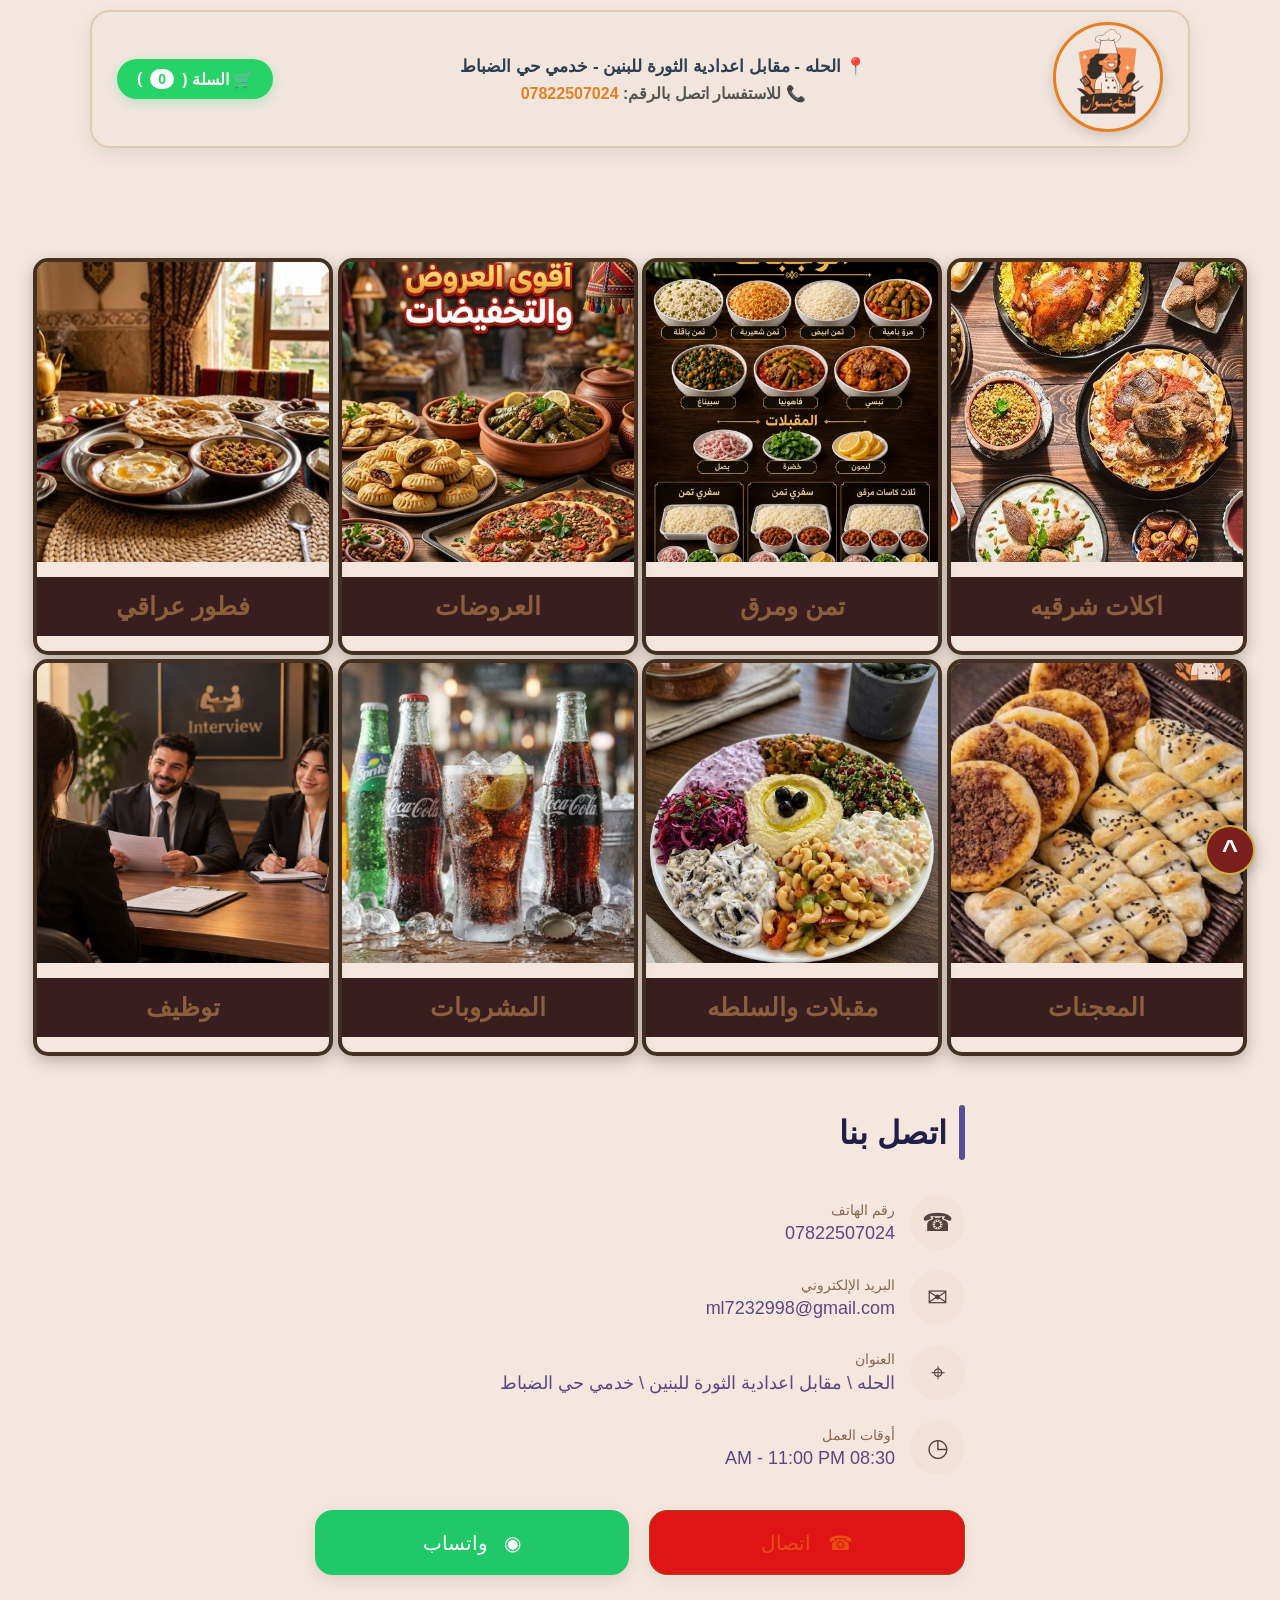
<file: index.html>
<!DOCTYPE html>
<html lang="ar" dir="rtl">
<head>
    <meta charset="UTF-8">
    <meta name="viewport" content="width=device-width, initial-scale=1.0">
    <title>طبخ نسوان</title>
    <link rel="stylesheet" href="style.css">
</head>
<body class="home" id="top">

    <!-- الهيدر الثابت المنسق (ترتيب: يمين - وسط - يسار) -->
    <header class="main-header" id="mainHeader">
        <!-- 1. الشعار على اليمين -->
        <a href="index.html" class="header-logo">
            <img src="photo 1.jop.png" alt="طبخ نسوان">
        </a>

        <!-- 2. تفاصيل العنوان والرقم في الوسط -->
        <div class="header-info">
            <p class="address-text">📍 الحله - مقابل اعدادية الثورة للبنين - خدمي حي الضباط</p>
            <p class="phone-text">📞 للاستفسار اتصل بالرقم: <a href="tel:07822507024">07822507024</a></p>
        </div>

        <!-- 3. زر السلة على اليسار -->
        <a href="cart.html" class="header-cart-btn">
            🛒 السلة (<span class="cart-count-badge">0</span>)
        </a>
    </header>

    <!-- كروت أقسام المنيو -->
    <a href="eat .html" class="card">
        <img src="photo 2.iop.jpg" alt="اكلات شرقيه">
        <h2>اكلات شرقيه</h2>
    </a>
    <a href="ric.html" class="card">
        <img src="photo36.jpg">
        <h2>تمن ومرق </h2>
    </a>
    <a href="offers.html" class="card">
        <img src="photo4.jpg" alt="العروضات">
        <h2>العروضات</h2>
    </a>
    <a href="breakfast.html" class="card">
        <img src="photo5.jpg" alt="فطور عراقي">
        <h2>فطور عراقي</h2>
    </a>
    <a href="grilled dishes.html" class="card">
        <img src="photo15.jpg" alt="المعجنات">
        <h2>المعجنات</h2>
    </a>
    <a href="hht.html" class="card">
        <img src="photo7.jpg" alt="مقبلات والسلطه">
        <h2>مقبلات والسلطه</h2>
    </a>
    <a href="drink.html" class="card">
        <img src="photo 8.jpg" alt="المشروبات">
        <h2>المشروبات</h2>
    </a> 
    <a href="from.html" class="card">
        <img src="photo52.jpg" alt="توظيف">
        <h2>توظيف</h2>
    </a>

    <!-- قسم اتصل بنا -->
    <section class="my-contact" dir="rtl">
        <div class="my-contact-title">
            <span></span>
            <h2>اتصل بنا</h2>
        </div>

        <div class="my-contact-item">
            <div class="my-contact-icon">☎</div>
            <div>
                <small>رقم الهاتف</small>
                <p>07822507024</p>
            </div>
        </div>

        <div class="my-contact-item">
            <div class="my-contact-icon">✉</div>
            <div>
                <small>البريد الإلكتروني</small>
                <p>ml7232998@gmail.com</p>
            </div>
        </div>

        <div class="my-contact-item">
            <div class="my-contact-icon">⌖</div>
            <div>
                <small>العنوان</small>
                <p>الحله \ مقابل اعدادية الثورة للبنين \ خدمي حي الضباط</p>     
            </div>
        </div>

        <div class="my-contact-item">
            <div class="my-contact-icon">◷</div>
            <div>
                <small>أوقات العمل</small>
                <p>08:30 AM - 11:00 PM</p>
            </div>
        </div>

        <div class="my-contact-buttons">
            <a href="tel:07822507024" class="my-call">
                ☎ &nbsp; اتصال
            </a>

            <a href="https://wa.me/07822507024" target="_blank" class="my-whatsapp">
                ◉ &nbsp; واتساب
            </a>
        </div>
    </section>

    <!-- زر العودة للقمة -->
    <a href="#top" class="top-btn" title="العودة الى الاعلى">^</a>

    <!-- أكواد الجافاسكربت -->
    <script>
        const CART_KEY = "women_cooking_cart";

        function getCart() {
            return JSON.parse(localStorage.getItem(CART_KEY)) || [];
        }

        function saveCart(cart) {
            localStorage.setItem(CART_KEY, JSON.stringify(cart));
            updateCartBadge();
        }

        function addToCart(name, price) {
            let cart = getCart();
            let existing = cart.find(item => item.name === name);

            if (existing) {
                existing.quantity += 1;
            } else {
                cart.push({ name: name, price: Number(price), quantity: 1 });
            }
 saveCart(cart);
            alert(`تمت إضافة "${name}" إلى السلة 🛒`);
           
        }

        function updateCartBadge() {
            let cart = getCart();
            let total = cart.reduce((sum, item) => sum + item.quantity, 0);
            let badges = document.querySelectorAll(".cart-count-badge");
            badges.forEach(badge => badge.innerText = total);
        }

        // انكماش الهيدر عند السكرول
        window.addEventListener("scroll", function () {
            const header = document.getElementById("mainHeader");
            if (header) {
                if (window.scrollY > 50) {
                    header.classList.add("scrolled");
                } else {
                    header.classList.remove("scrolled");
                }
            }
        });

        document.addEventListener("DOMContentLoaded", updateCartBadge);
    </script>

<script>
    function updateHeaderOnScroll() {
        const header = document.querySelector('.main-header');
        if (!header) return;

        // يعمل فقط في شاشات الموبايل (768px أو أقل)
        if (window.innerWidth <= 768) {
            // فحص التمرير بجميع أنواع المتصفحات
            const currentScroll = window.scrollY || document.documentElement.scrollTop;
            
            if (currentScroll > 30) {
                header.classList.add('scrolled');
            } else {
                header.classList.remove('scrolled');
            }
        } else {
            header.classList.remove('scrolled');
        }
    }

    window.addEventListener('scroll', updateHeaderOnScroll);
    window.addEventListener('resize', updateHeaderOnScroll);
</script>
</body>
</html>
</file>
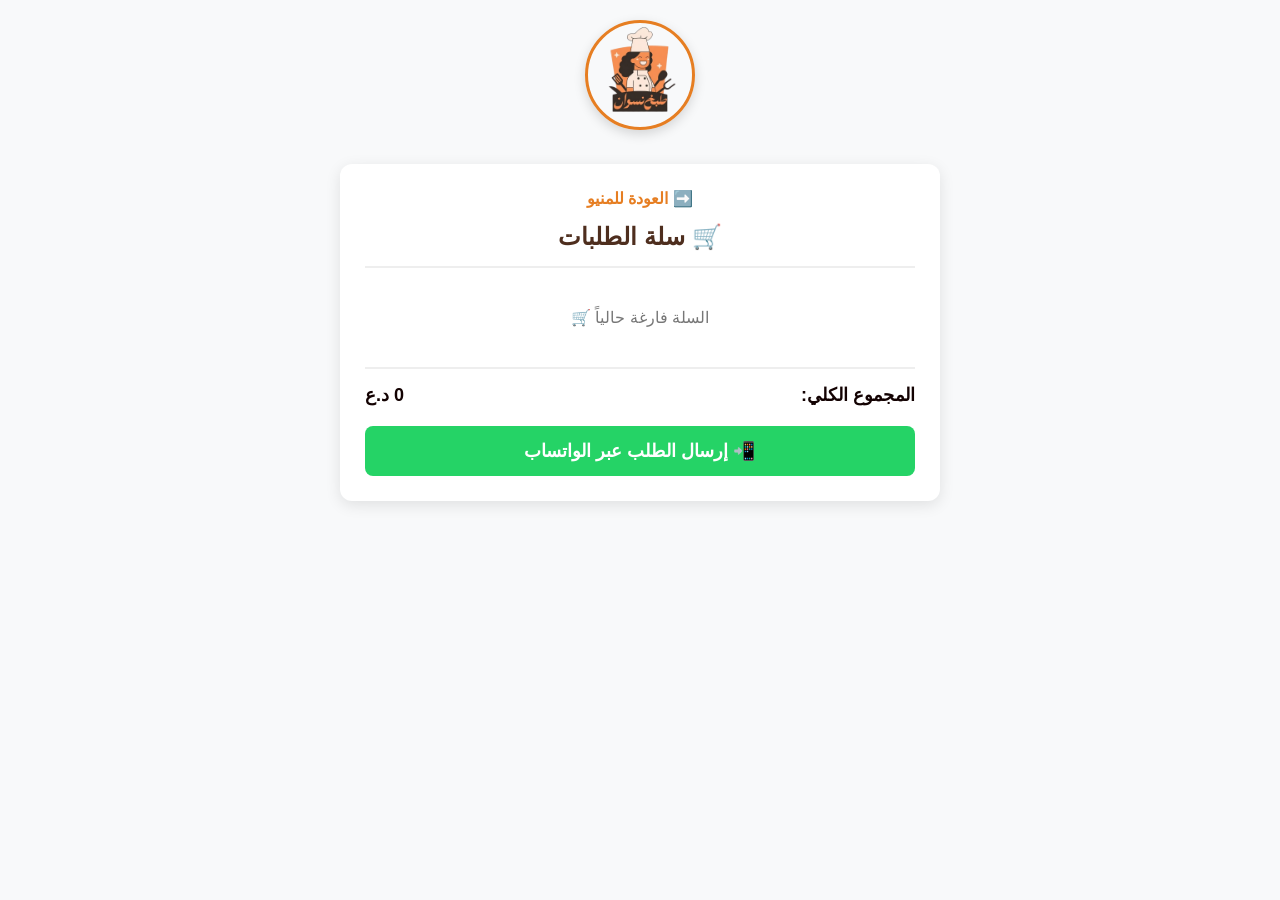
<file: cart.html>
<!DOCTYPE html>
<html lang="ar" dir="rtl">
<head>
    <meta charset="UTF-8">
    <meta name="viewport" content="width=device-width, initial-scale=1.0">
    <title>سلة الطلبات - مطعم طبخ نسوان</title>
    <link rel="stylesheet" href="style.css">
    <style>
        body {
            font-family: inherit;
            background-color: #f8f9fa;
            margin: 0;
            padding: 20px;
        }
        .cart-box {
            max-width: 600px;
            margin: 30px auto;
            background: #ffffff;
            padding: 25px;
            border-radius: 12px;
            box-shadow: 0 4px 15px rgba(0,0,0,0.1);
        }
        .cart-header {
            text-align: center;
            border-bottom: 2px solid #eee;
            padding-bottom: 15px;
            margin-bottom: 20px;
        }
        .cart-item {
            display: flex;
            justify-content: space-between;
            align-items: center;
            padding: 12px;
            margin-bottom: 10px;
            background: #fff;
            border: 1px solid #e0e0e0;
            border-radius: 8px;
        }
        .item-info strong {
            font-size: 17px;
            color: #333;
        }
        .item-info small {
            color: #666;
            display: block;
            margin-top: 4px;
        }
        .item-controls {
            display: flex;
            align-items: center;
            gap: 8px;
        }
        .btn-qty {
            background: #e67e22;
            color: white;
            border: none;
            width: 28px;
            height: 28px;
            border-radius: 5px;
            cursor: pointer;
            font-weight: bold;
            font-size: 16px;
        }
        .btn-remove {
            background: none;
            border: none;
            color: #d9534f;
            font-weight: bold;
            cursor: pointer;
            margin-right: 10px;
            font-size: 14px;
        }
        .total-box {
            display: flex;
            justify-content: space-between;
            font-size: 18px;
            font-weight: bold;
            margin-top: 20px;
            padding-top: 15px;
            border-top: 2px solid #eee;
        }
        .btn-whatsapp {
            display: block;
            width: 100%;
            background-color: #25d366;
            color: white;
            text-align: center;
            padding: 14px;
            border: none;
            border-radius: 8px;
            font-size: 18px;
            font-weight: bold;
            cursor: pointer;
            margin-top: 20px;
            text-decoration: none;
        }
        .btn-back {
            display: inline-block;
            margin-bottom: 15px;
            color: #e67e22;
            text-decoration: none;
            font-weight: bold;
        }
    </style>
</head>
<body>
  <header class="mini-header">
        <a href="index.html" class="header-logo">
            <img src="photo 1.jop.png" alt="logo">
        </a>
       
    </header>


    <div class="cart-box">
        <a href="index.html" class="btn-back">➡️ العودة للمنيو</a>
        <div class="cart-header">
            <h2>🛒 سلة الطلبات</h2>
        </div>

        <!-- هنا ينزل محتوى الأكلات المضافة -->
        <div id="cart-items-container"></div>

        <!-- المجموع الكلي -->
        <div class="total-box">
            <span>المجموع الكلي:</span>
            <span id="cart-total-price">0 د.ع</span>
        </div>

        <!-- زر الواتساب -->
        <button onclick="sendOrderToWhatsApp()" class="btn-whatsapp">
            📲 إرسال الطلب عبر الواتساب
        </button>
    </div>

    <!-- كود التشغيل المباشر لضمان القراءة بدون أخطاء مسارات -->
    <script>
        const CART_KEY = "women_cooking_cart";

        function getCart() {
            return JSON.parse(localStorage.getItem(CART_KEY)) || [];
        }

        function saveCart(cart) {
            localStorage.setItem(CART_KEY, JSON.stringify(cart));
            renderCartPage();
        }

        function updateQuantity(index, change) {
            let cart = getCart();
            cart[index].quantity += change;

            if (cart[index].quantity <= 0) {
                cart.splice(index, 1);
            }

            saveCart(cart);
        }

        function removeItem(index) {
            let cart = getCart();
            cart.splice(index, 1);
            saveCart(cart);
        }

        function renderCartPage() {
            let container = document.getElementById("cart-items-container");
            let totalEl = document.getElementById("cart-total-price");
            if (!container) return;

            let cart = getCart();
            container.innerHTML = "";

            if (cart.length === 0) {
                container.innerHTML = "<p style='text-align:center; padding:20px; color:#777;'>السلة فارغة حالياً 🛒</p>";
                if (totalEl) totalEl.innerText = "0 د.ع";
                return;
            }

            let totalPrice = 0;
            cart.forEach((item, index) => {
                let itemTotal = item.price * item.quantity;
                totalPrice += itemTotal;

                container.innerHTML += `
                    <div class="cart-item">
                        <div class="item-info">
                            <strong>${item.name}</strong>
                            <small>السعر المفرد: ${item.price.toLocaleString()} د.ع</small>
                        </div>
                        <div class="item-controls">
                            <button class="btn-qty" onclick="updateQuantity(${index}, -1)">-</button>
                            <span style="font-weight:bold; min-width:20px; text-align:center;">${item.quantity}</span>
                            <button class="btn-qty" onclick="updateQuantity(${index}, 1)">+</button>
                            <button class="btn-remove" onclick="removeItem(${index})">حذف</button>
                        </div>
                    </div>
                `;
            });

            if (totalEl) totalEl.innerText = `${totalPrice.toLocaleString()} د.ع`;
        }

        function sendOrderToWhatsApp() {
            let cart = getCart();
            if (cart.length === 0) {
                alert("السلة فارغة، يرجى اختيار الأكلات أولاً!");
                return;
            }

            let phone = "9647822507024";
            let message = " *طلب جديد اللى مطعم طبخ نسوان:*\n";
            message += "-----------------------------------\n";

            let totalPrice = 0;
            cart.forEach(item => {
                let itemTotal = item.price * item.quantity;
                totalPrice += itemTotal;
                message += `• ${item.name} | العدد: ${item.quantity} | السعر: ${itemTotal.toLocaleString()} د.ع\n`;
            });

            message += "-----------------------------------\n";
            message += `💰 *المجموع الكلي:* ${totalPrice.toLocaleString()} د.ع`;

            let url = `https://wa.me/${phone}?text=${encodeURIComponent(message)}`;
            window.open(url, "_blank");
        }

        // تشغيل العرض فور فتح الصفحة
        document.addEventListener("DOMContentLoaded", renderCartPage);
    </script>
</body>
</html>
</file>
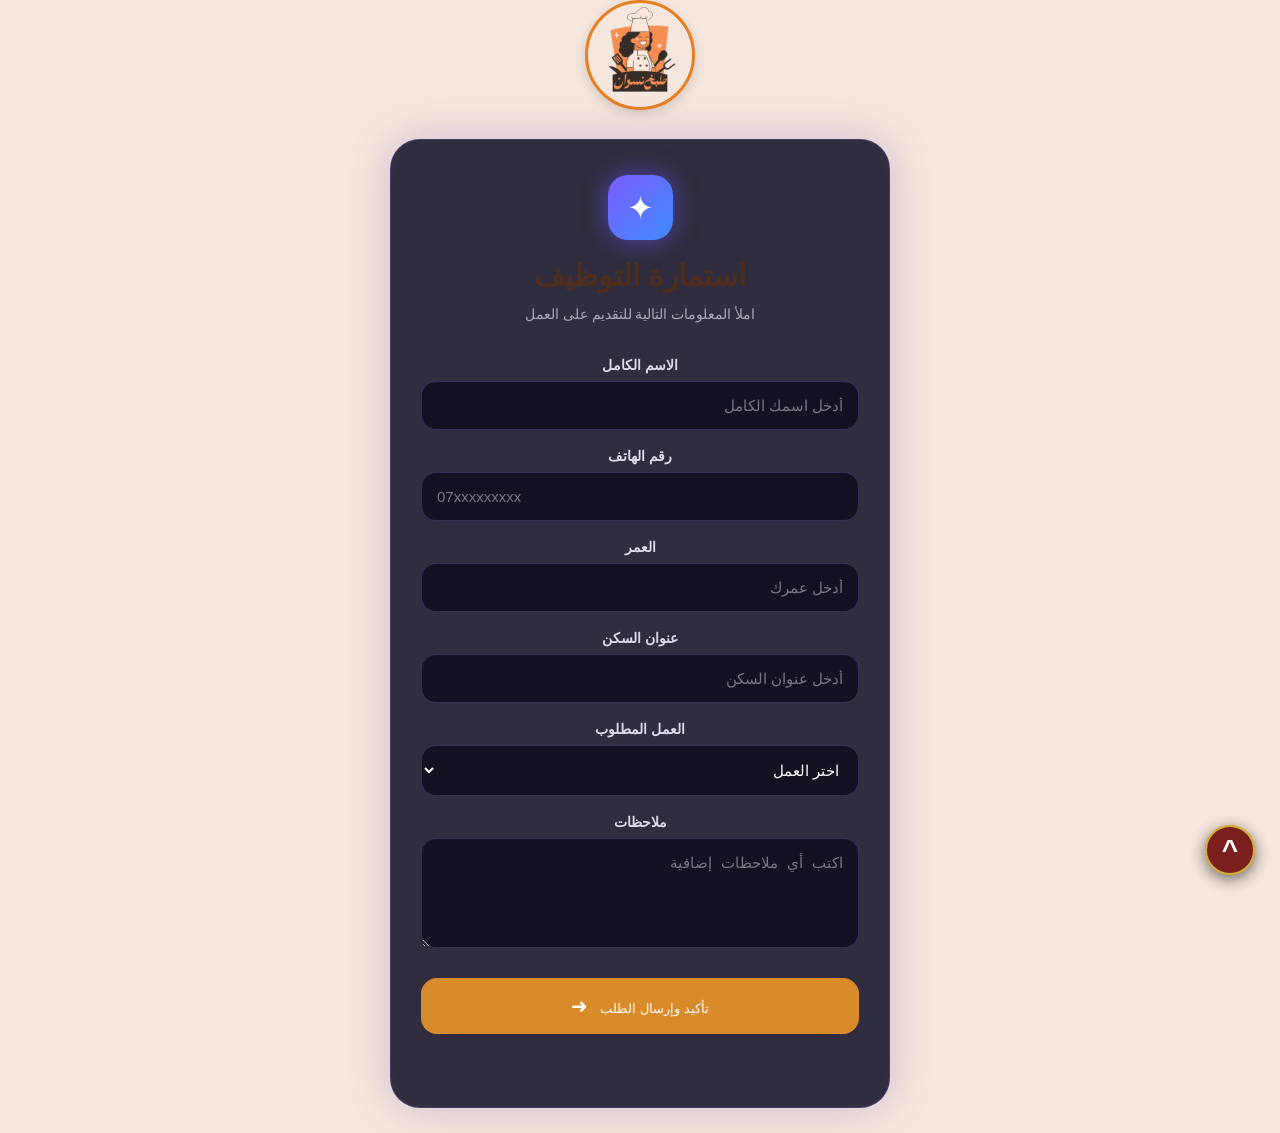
<file: from.html>
<!DOCTYPE html>
<html lang="ar" dir="rtl">

<head>
    <meta charset="UTF-8">
    <meta name="viewport" content="width=device-width, initial-scale=1.0">

    <title>استمارة التوظيف</title>
    

    <link rel="stylesheet" href="style.css">
</head>

<body>


    <header class="mini-header">
        <a href="index.html" class="header-logo">
            <img src="photo 1.jop.png" alt="logo">
        </a>
      
    </header>
    <div class="top-btn"></div>

    <div class="page">

        <div class="form-card">

            <div class="logo">
                <span>✦</span>
            </div>

            <h1>استمارة التوظيف</h1>

            <p class="subtitle">
                املأ المعلومات التالية للتقديم على العمل
            </p>

            <form id="jobForm">

                <div class="input-group">
                    <label for="name">الاسم الكامل</label>
                    <input
                        type="text"
                        id="name"
                        name="name"
                        placeholder="أدخل اسمك الكامل"
                        required
                    >
                </div>

                <div class="input-group">
                    <label for="phone">رقم الهاتف</label>
                    <input
                        type="tel"
                        id="phone"
                        name="phone"
                        placeholder="07xxxxxxxxx"
                        inputmode="tel"
                        required
                    >
                </div>

                <div class="input-group">
                    <label for="age">العمر</label>
                    <input
                        type="number"
                        id="age"
                        name="age"
                        placeholder="أدخل عمرك"
                        min="18"
                        max="70"
                        required
                    >
                </div>

                <div class="input-group">
                    <label for="address">عنوان السكن</label>
                    <input
                        type="text"
                        id="address"
                        name="address"
                        placeholder="أدخل عنوان السكن"
                        required
                    >
                </div>

                <div class="input-group">
                    <label for="job">العمل المطلوب</label>

                    <select id="job" name="job" required>
                        <option value="">اختر العمل</option>
                        <option value="شيف">شيف</option>
                        <option value="مساعد شيف">مساعد شيف</option>
                        <option value="عامل خدمة">عامل خدمة</option>
                        <option value="كاشير">كاشير</option>
                        <option value="عامل توصيل">عامل توصيل</option>
                        <option value="غير ذلك">غير ذلك</option>
                    </select>
                </div>

                <div class="input-group">
                    <label for="notes">ملاحظات</label>

                    <textarea
                        id="notes"
                        name="notes"
                        rows="4"
                        placeholder="اكتب أي ملاحظات إضافية"
                    ></textarea>
                </div>

                <button type="submit" class="submit-button">
                    تأكيد وإرسال الطلب
                    <span>➜</span>
                </button>

            </form>

            <p id="message" class="message"></p>

        </div>

    </div>

    <script src="script.js"></script>

</body>


<a href="#top" class="top-btn" title="العودة الى الاعلى">^</a>
</html>
</file>
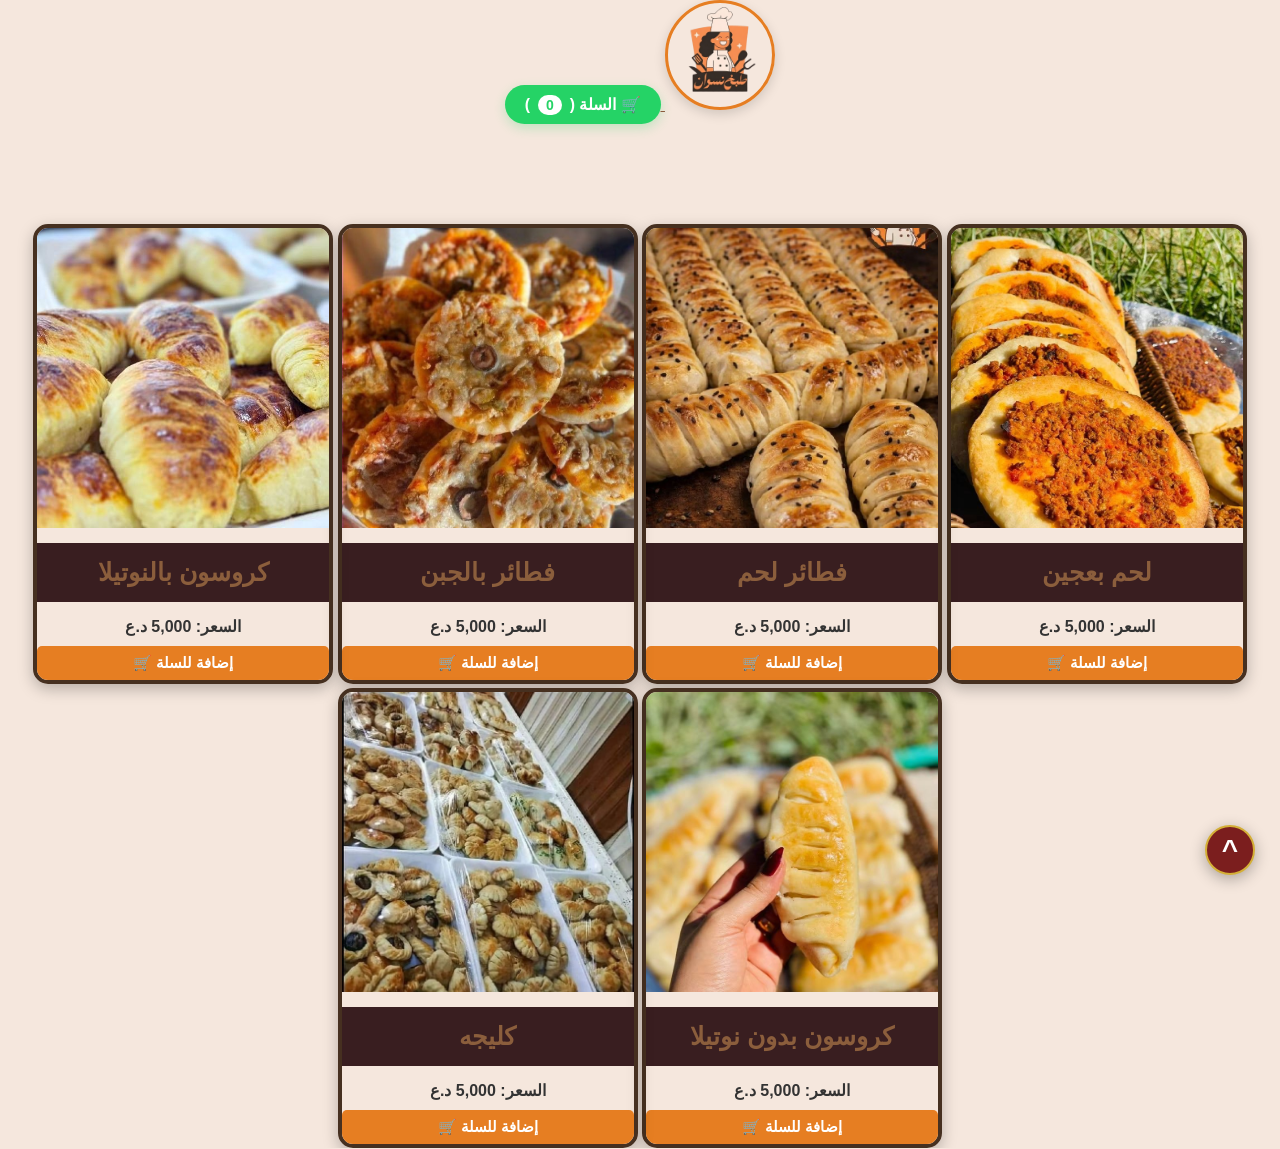
<file: grilled dishes.html>
<!DOCTYPE html>
<html lang="ar" dir="rtl">
<head>
    <meta charset="UTF-8">
    <meta name="viewport" content="width=device-width, initial-scale=1.0">
    <title>المعجنات والحلويات</title>
    <link rel="stylesheet" href="style.css">
</head>
<body>
    <header class="mini-header">
        <a href="index.html" class="header-logo">
            <img src="photo 1.jop.png" alt="logo">
        </a>
        <a href="cart.html" class="header-cart-btn">
            🛒 السلة (<span class="cart-count-badge">0</span>)
        </a>
    </header>


    <div class="cards">

        <div class="card">
            <img src="photo17.jpg" alt="لحم بعجين">
            <h2>لحم بعجين</h2>
            <p style="margin: 5px 0; font-weight: bold; color: #333;">السعر: 5,000 د.ع</p>
            <button onclick="addToCart('لحم بعجين', 5000)" style="background-color: #e67e22; color: white; border: none; padding: 8px 15px; border-radius: 5px; cursor: pointer; font-family: inherit; font-weight: bold; width: 100%; margin-top: 5px;">إضافة للسلة 🛒</button>
        </div>

        <div class="card">
            <img src="photo19.jpg" alt="فطائر لحم">
            <h2>فطائر لحم</h2>
            <p style="margin: 5px 0; font-weight: bold; color: #333;">السعر: 5,000 د.ع</p>
            <button onclick="addToCart('فطائر لحم', 5000)" style="background-color: #e67e22; color: white; border: none; padding: 8px 15px; border-radius: 5px; cursor: pointer; font-family: inherit; font-weight: bold; width: 100%; margin-top: 5px;">إضافة للسلة 🛒</button>
        </div>

        <div class="card">
            <img src="photo18.jpg" alt="فطائر بالجبن">
            <h2>فطائر بالجبن</h2>
            <p style="margin: 5px 0; font-weight: bold; color: #333;">السعر: 5,000 د.ع</p>
            <button onclick="addToCart('فطائر بالجبن', 5000)" style="background-color: #e67e22; color: white; border: none; padding: 8px 15px; border-radius: 5px; cursor: pointer; font-family: inherit; font-weight: bold; width: 100%; margin-top: 5px;">إضافة للسلة 🛒</button>
        </div>

        <div class="card">
            <img src="photo21.jpg" alt="كروسون بالنوتيلا">
            <h2>كروسون بالنوتيلا</h2>
            <p style="margin: 5px 0; font-weight: bold; color: #333;">السعر: 5,000 د.ع</p>
            <button onclick="addToCart('كروسون بالنوتيلا', 5000)" style="background-color: #e67e22; color: white; border: none; padding: 8px 15px; border-radius: 5px; cursor: pointer; font-family: inherit; font-weight: bold; width: 100%; margin-top: 5px;">إضافة للسلة 🛒</button>
        </div>

        <div class="card">
            <img src="photo20.jpg" alt="كروسون بدون نوتيلا">
            <h2>كروسون بدون نوتيلا</h2>
            <p style="margin: 5px 0; font-weight: bold; color: #333;">السعر: 5,000 د.ع</p>
            <button onclick="addToCart('كروسون بدون نوتيلا', 5000)" style="background-color: #e67e22; color: white; border: none; padding: 8px 15px; border-radius: 5px; cursor: pointer; font-family: inherit; font-weight: bold; width: 100%; margin-top: 5px;">إضافة للسلة 🛒</button>
        </div>

        <div class="card">
            <img src="photo16.jpg" alt="كليجه">
            <h2>كليجه</h2>
            <p style="margin: 5px 0; font-weight: bold; color: #333;">السعر: 5,000 د.ع</p>
            <button onclick="addToCart('كليجه', 5000)" style="background-color: #e67e22; color: white; border: none; padding: 8px 15px; border-radius: 5px; cursor: pointer; font-family: inherit; font-weight: bold; width: 100%; margin-top: 5px;">إضافة للسلة 🛒</button>
        </div>

    </div>

    <!-- زر العودة للأعلى -->
    <a href="#top" class="top-btn" title="العودة الى الاعلى">^</a>

    <!-- ربط كود الجافاسكريبت -->
    <script>
    const CART_KEY = "women_cooking_cart";

    function getCart() {
        return JSON.parse(localStorage.getItem(CART_KEY)) || [];
    }

    function saveCart(cart) {
        localStorage.setItem(CART_KEY, JSON.stringify(cart));
        updateCartBadge();
    }

    function addToCart(name, price) {
        let cart = getCart();
        let existing = cart.find(item => item.name === name);

        if (existing) {
            existing.quantity += 1;
        } else {
            cart.push({ name: name, price: Number(price), quantity: 1 });
        }
 saveCart(cart);
            alert(`تمت إضافة "${name}" إلى السلة 🛒`);
       
    }

    function updateCartBadge() {
        let cart = getCart();
        let total = cart.reduce((sum, item) => sum + item.quantity, 0);
        let badges = document.querySelectorAll(".cart-count-badge");
        badges.forEach(badge => badge.innerText = total);
    }

    document.addEventListener("DOMContentLoaded", updateCartBadge);
    </script>
</body>
</html>
</file>
<file: style.css>
.card {
   width: 300px;
    border: 4px solid #463020;
    border-radius: 15px;
    overflow: hidden;
    text-decoration: none;
    box-shadow: 0 5px 15px rgba(0,0,0,0.25);
    transition: 0.3s;
    text-align: center;
    display: inline-block;
    transform: translateY(100px);
        background:transparent ;
    overflow: hidden;

}

.card img {
    width: 100%;
    height:300px;
    object-fit: cover;
    display: block;
}
    .page img {
    /* يجعل الشعار يلتصق بأعلى اليمين ويبقى ثابتاً أثناء التمرير */
    position: fixed;
    top: 0px;
    right: 0px;
    
    /* تحديد حجم مناسب للشعار بدلاً من الحجم الضخم (400px) */
    width: 300px;
    height: auto; /* للحفاظ على أبعاد الصورة الأصلية وعدم مطّها */
    
    /* يضمن ظهور الشعار فوق كل محتويات الصفحة */

        z-index: 999;
    /* تحسين إضافي: الحفاظ على جودة الصورة */
    object-fit: contain;
}

.card h2 {
    margin:  15px 0;
    padding: 15px;
    text-align: center;
    color: rgb(231, 24, 55);
    background-color: #391e20;
    font-size:25px;
    color: #8b5e3c;
    white-space: nowrap;
}

.card:hover {
    transform: translateY(-10px);
    box-shadow: 0 15px 25px rgba(0,0,0,0.35);
    border-color: #d4a017;
}

.card:hover img {
    transform: scale(1.05);
}
body{

    text-align: center;
    background-color: #F5E7DD;
    color: #2B1B14;
}



.my-contact {
    width: 90%;
    max-width: 700px;
    margin: 120px auto 50px;
    padding: 25px;
    box-sizing: border-box;
}

.my-contact-title {
    display: flex;
    align-items: center;
    justify-content: flex-start;
    gap: 12px;
    margin-bottom: 35px;
}

.my-contact-title span {
    width: 6px;
    height: 55px;
    background-color: hsl(247, 32%, 45%);
    border-radius: 10px;
}

.my-contact-title h2 {
    margin: 0;
    color: #202046;
    font-size: 32px;
}


.my-contact-item {
    display: flex;
    align-items: center;
    gap: 15px;
    margin: 20px 0;
    text-align: right;
}

.my-contact-icon {
    width: 55px;
    height: 55px;

    border-radius: 50%;

    background-color: #d1172006;
    color: #544141;

    display: flex;
    align-items: center;
    justify-content: center;

    font-size: 25px;

    flex-shrink: 0;
}

.my-contact-item small {
    display: block;
    color: #87684e;
    font-size: 14px;
    margin-bottom: 5px;
}

.my-contact-item p {
    margin: 0;
    color: #574983;
    font-size: 18px;
}

.my-contact-buttons {
    display: flex;
    gap: 20px;
    margin-top: 35px;
}

.my-call,
.my-whatsapp {
    flex: 1;

    height: 65px;

    display: flex;
    align-items: center;
    justify-content: center;

    border-radius: 18px;

    text-decoration: none;

    font-size: 20px;

    transition: 0.3s;
}




.my-call {
    background-color: rgb(224, 20, 20);
    color: #e74d14;

    border: 1px solid #974f14;

    box-shadow: 0 5px 15px rgba(68, 55, 55, 0.08);
}



.my-whatsapp {
    background-color: #20c968;
    color: white;

    box-shadow: 0 5px 15px rgba(0,0,0,0.10);
}




.my-call:hover,
.my-whatsapp:hover {
    transform: translateY(-3px);
}


.cart-button {
    background: #8a6a35;
    color: white;
    border: none;
    padding: 10px 18px;
    border-radius: 10px;
    cursor: pointer;
    font-size: 16px;
}

#cartCount {
    background: rgb(86, 60, 60);
    color: #8a6a35;
    padding: 2px 7px;
    border-radius: 50%;
    margin:auto ;
}
/* ==========================================
   تنسيق زر الشعار (أعلى اليمين)
   ========================================== */
.crown-button {
    position: fixed;
    top: 15px;
    right: 15px;
    width: 175px;
    height: 175px;
    border-radius: 50%;
    background-color: #F5E7DD;
    box-shadow: 0 4px 10px rgba(0, 0, 0, 0.25);
    display: flex;
    align-items: center;
    justify-content: center;
    overflow: hidden;
    padding: 0;
    z-index: 1000;
    text-decoration: none;
    transition: transform 0.2s ease, box-shadow 0.2s ease;
}

.crown-button:hover {
    transform: scale(1.08);
    box-shadow: 0 6px 15px rgba(0, 0, 0, 0.35);
}

/* ضبط صورة الشعار داخل الزر الدائري */
.crown-logo {
    width: 100%;
    height: 100%;
    object-fit: cover;
    border-radius: 50%;
    display: block;
}
.crown-button:hover {
    background-color: #a77d25;
    transform: scale(1.05);
}
.top-btn {
    position: fixed;
    right: 25px;
    bottom: 25px;

    width: 50px;
    height: 50px;

    background-color: #7b1e1e;
    color: white;

    border: 2px solid #d4af37;
    border-radius: 50%;

    display: flex;
    align-items: center;
    justify-content: center;

    text-decoration: none;
    font-size: 28px;
    font-weight: bold;

    box-shadow: 0 4px 15px rgba(0,0,0,0.3);

    transition: 0.3s;
    z-index: 9999;
}

.top-btn:hover {
    background-color: #d4af37;
    color: #7b1e1e;
    transform: translateY(-5px);
}


* {
    margin: 0;
    padding: 0;
    box-sizing: border-box;
}

body {
    font-family: Arial, sans-serif;
    min-height: 100vh;


    color: rgb(19, 2, 2);
}

.page {
    min-height: 100vh;

    display: flex;
    justify-content: center;
    align-items: center;

    padding: 25px 25px;
}

.form-card {
    width: 100%;
    max-width: 500px;

    padding: 35px 30px;

    background: rgba(20, 20, 40, 0.88);

    border: 1px solid rgba(145, 105, 255, 0.25);

    border-radius: 30px;

    box-shadow:
        0 0 40px rgba(92, 61, 180, 0.25),
        inset 0 0 25px rgba(255, 255, 255, 0.02);

    backdrop-filter: blur(15px);
}

.logo {
    width: 65px;
    height: 65px;

    margin: 0 auto 18px;

    display: flex;
    justify-content: center;
    align-items: center;

    border-radius: 20px;

    background: linear-gradient(
        135deg,
        #7b5cff,
        #3f8cff
    );

    box-shadow:
        0 0 25px rgba(104, 80, 255, 0.6);
}
.logo span {
    font-size: 32px;
    color: white;
}

.p{
    text-align:center;
    color: #0a0b10;
    font-size:x-large;
    
}


h1 {
    text-align: center;

    font-size: 30px;

    margin-bottom: 10px;

    color: #4E2E1E;
}
h2,h3{
    color: #4E2E1E;
}
a{
    color: #8b5a3c;
}
a:hover{
    color: #d98b2b;
}
button{
    background-color: #d98b2b;
    color: white;
    border:none;
}
buttion:hover{
    background-color: #8b5a3c;
}




.subtitle {
    text-align: center;

    color: #aaa8bd;

    font-size: 14px;

    margin-bottom: 30px;

    line-height: 1.7;
}

.input-group {
    margin-bottom: 18px;
}

.input-group label {
    display: block;

    margin-bottom: 8px;

    color: #dddbea;

    font-size: 14px;

    font-weight: bold;
}

.input-group input,
.input-group select,
.input-group textarea {
    width: 100%;

    border: 1px solid rgba(155, 130, 255, 0.25);

    outline: none;

    background: rgba(7, 7, 20, 0.7);

    color: white;

    border-radius: 15px;

    padding: 15px;

    font-size: 15px;

    transition: 0.3s;
}

.input-group input::placeholder,
.input-group textarea::placeholder {
    color: #77768a;
}

.input-group input:focus,
.input-group select:focus,
.input-group textarea:focus {
    border-color: #765cff;

    box-shadow:
        0 0 0 3px rgba(118, 92, 255, 0.12),
        0 0 20px rgba(118, 92, 255, 0.15);
}

.input-group select {
    cursor: pointer;

    appearance: auto;
}

.input-group select option {
    background: #17172a;

    color: white;
}

.input-group textarea {
    resize: vertical;

    min-height: 110px;
}

.submit-button {
    width: 100%;

    margin-top: 8px;

    padding: 16px;

    border: none;

    border-radius: 16px;
}

    .add-to-cart-btn {
background-color: #2ec4b6;

color: #ffffff;

border: none;

border-radius: 8px;

padding: 10px 16px;

font-size: 0.95rem;

font-weight: bold;

cursor: pointer;

display: flex;

align-items: center;

justify-content: center;

gap: 8px;

transition: background-color 0.2s ease, transform 0.1s ease;

}



.add-to-cart-btn:hover {
background-color: #20968b;
}

.add-to-cart-btn:active {
transform: scale(0.98)
(
        90deg
        #6650ff
        #8b5cff
        #536dff
    );

    color: white;

    font-size: 17px;

    font-weight: bold;

    cursor: pointer;

    box-shadow:
        0 8px 25px rgba(100, 75, 255, 0.35);

transition:0.3s;
}

.submit-button span {
    margin-right: 8px;

    font-size: 20px;
}

.submit-button:hover {
    transform: translateY(-2px);

    box-shadow:
        0 12px 30px rgba(72, 59, 155, 0.5);
}

.submit-button:active {
    transform: scale(0.98);
}

.message {
    text-align: center;

    margin-top: 18px;

    min-height: 20px;

    color: #8ee7a5;

    font-size: 14px;
}

/* ========================================================
   تعديلات الموبايل المكتملة والمضبوطة 100%
   ======================================================== */
@media (max-width: 768px) {

    /* 1. منع التموج الأفقي */
    html, body {
        overflow-x: hidden !important;
    }

    /* ========================================================
       2. الهيدر في الحالة الطبيعية (قبل السكرول) - مرتب عمودياً بالوسط
       ======================================================== */
    .main-header {
        display: flex !important;
        flex-direction: column !important; /* يضمن الترتيب العمودي فوق بعض 100% */
        align-items: center !important;
        justify-content: center !important;
        padding: 15px 12px !important;
        width: 94% !important;
        margin: 10px auto 15px auto !important;
        transition: all 0.3s ease-in-out !important;
    }

    /* الشعار في الوسط بالعلالي */
    .header-logo {
        width: 100% !important;
        display: flex !important;
        justify-content: center !important;
        margin-bottom: 8px !important;
    }

    .header-logo img {
        height: 80px !important;
        width: 80px !important;
        margin: 0 auto !important;
        transition: all 0.3s ease-in-out !important;
    }

    /* الكلام والعنوان في الوسط كاملاً */
    .header-info {
        width: 100% !important;
        flex: none !important; /* إلغاء خاصية flex: 1 القديمة لتجنب الانقسام */
        text-align: center !important;
        padding: 0 !important;
        margin-bottom: 12px !important;
        transition: all 0.3s ease-in-out !important;
    }

    .header-info .address-text {
        font-size: 14px !important;
        margin-bottom: 4px !important;
    }

    .header-info .phone-text {
        font-size: 13px !important;
    }

    /* زر السلة بالنص جواهم متناسق */
    .header-cart-btn,
    .main-header a[href="cart.html"] {
        width: auto !important;
        max-width: 220px !important;
        margin: 0 auto !important;
        padding: 8px 22px !important;
        font-size: 14px !important;
        justify-content: center !important;
        border-radius: 30px !important;
        transition: all 0.3s ease-in-out !important;
    }

    /* ========================================================
       3. الهيدر أثناء السكرول (.scrolled)
       ======================================================== */
    .main-header.scrolled {
        flex-direction: row !important; /* تحويل لسطر واحد أفقي */
        justify-content: space-between !important;
        align-items: center !important;
        padding: 8px 15px !important;
        background-color: rgba(241, 230, 222, 0.96) !important;
        box-shadow: 0 4px 12px rgba(0,0,0,0.12) !important;
    }

    /* الشعار ينزاح لليمين ويصغر */
    .main-header.scrolled .header-logo {
        width: auto !important;
        margin: 0 !important;
    }

    .main-header.scrolled .header-logo img {
        height: 48px !important;
        width: 48px !important;
    }

    /* إخفاء الكلام والرقم عند النزول */
    .main-header.scrolled .header-info {
        display: none !important;
    }

    /* السلة تنزاح لليسار وتصغر */
    .main-header.scrolled .header-cart-btn,
    .main-header.scrolled a[href="cart.html"] {
        margin: 0 !important;
        padding: 6px 14px !important;
        font-size: 13px !important;
    }

    /* ========================================================
       4. كروت الأكل (اثنان في كل سطر)
       ======================================================== */
    .card {
        width: 46% !important;
        margin: 2% 1.5% !important;
        display: inline-flex !important;
        flex-direction: column !important;
        justify-content: space-between !important;
        vertical-align: top !important;
        transform: none !important;
        border-width: 2px !important;
        box-sizing: border-box !important;
    }

    .card img {
        height: 110px !important;
        object-fit: cover !important;
    }

    .card h2 {
        font-size: 12px !important;
        padding: 6px 2px !important;
        margin: 4px 0 !important;
        white-space: normal !important;
        word-wrap: break-word !important;
    }

    .card button {
        font-size: 11px !important;
        padding: 6px 4px !important;
        width: 92% !important;
        margin: 5px auto 8px auto !important;
    }
}

@media (max-width: 768px) {

    /* الهيدر المصغر بحجم أنعم وأصغر */
    /* تصفير مساحة حاوي الشعار (يمنعه من أخذ مساحة الشاشة) */
/* ========================================================
   تنسيق الهيدر المصغر المضبوط 100% (إلغاء التداخلات القديمة)
   ======================================================== */
.mini-header {
    position: sticky !important;
    top: 8px !important;
    z-index: 9999 !important;
    
    display: flex !important;
    justify-content: space-between !important;
    align-items: center !important; /* سنترة عمودية لكل العناصر بداخل الإطار */
    direction: rtl !important;
    
    width: 92% !important;
    margin: 8px auto 16px auto !important;
    padding: 8px 16px !important;
    
    background-color: #f1e6de !important;
    border: 2px solid #e2cbab !important;
    border-radius: 20px !important;
    box-shadow: 0 4px 10px rgba(0, 0, 0, 0.08) !important;
    box-sizing: border-box !important;
}

/* إلغاء أي تموضع قديم للوغو وربطه بداخل الهيدر حصراً */
.mini-header .header-logo,
.mini-header a.header-logo {
    position: static !important; /* يلغي position absolute القديم */
    display: flex !important;
    align-items: center !important;
    justify-content: center !important;
    margin: 0 !important;
    padding: 0 !important;
    transform: none !important;
    top: auto !important;
    right: auto !important;
    left: auto !important;
    width: auto !important;
    height: auto !important;
}

/* الشعار بداخل الإطار بالتمام */
.mini-header .header-logo img {
    position: static !important;
    height: 45px !important;
    width: 45px !important;
    margin: 0 !important;
    padding: 0 !important;
    border-radius: 50% !important;
    border: 2px solid #e67e22 !important;
    object-fit: cover !important;
    transform: none !important;
    display: block !important;
}

/* زر السلة باليسار مسنتر عمودياً */
.mini-header .header-cart-btn {
    position: static !important;
    margin: 0 !important;
    padding: 6px 14px !important;
    background-color: #25d366 !important;
    color: #ffffff !important;
    border-radius: 20px !important;
    text-decoration: none !important;
    font-weight: 700 !important;
    font-size: 13px !important;
    box-shadow: 0 3px 8px rgba(37, 211, 102, 0.2) !important;
    display: inline-flex !important;
    align-items: center !important;
    transform: none !important;
    white-space: nowrap !important;

}}



.calculator {
    width: 100%;
    max-width: 400px;
    margin: 30px auto;
    padding: 20px;
    box-sizing: border-box;
}


.calculator .display {
    width: 100%;
    height: 70px;
    font-size: 30px;
    text-align: right;
    padding: 10px;
    box-sizing: border-box;
}

.calculator .buttons {
    display: grid;
    grid-template-columns: repeat(4, 1fr);
    gap: 10px;
    margin-top: 15px;
}

.calculator button {
    width: 100%;
    height: 60px;
    font-size: 22px;
    cursor: pointer;
}



.product-card {
  border: 2px solid #e0e0e0;
  border-radius: 12px;
  padding: 16px;
  background-color: #ffffff;
  box-shadow: 0 4px 6px rgba(0, 0, 0, 0.05);
  transition: transform 0.2s ease, box-shadow 0.2s ease;
  display: flex;
  flex-direction: column;
justify-content: space-between;
  text-align: right; /* للغة العربية */
direction: rtl;
}

.product-card:hover {
transform: translateY(-4px);
box-shadow: 0 8px 15px rgba(0, 0, 0, 0.1);
}



/* ==========================================
   تنسيقات كروت المنيو وأزرار السلة
   ========================================== //

/* زر إضافة للسلة داخل الكارت */
.card button {
    background-color: #e67e22;
    color: #ffffff;
    border: none;
    padding: 10px 15px;
    border-radius: 8px;
    cursor: pointer;
    font-size: 15px;
    font-weight: bold;
    width: 100%;
    margin-top: 8px;
    transition: background-color 0.2s ease, transform 0.1s ease;
    
}

.card button:hover {
    background-color: #d35400;
}

.card button:active {
    transform: scale(0.97);
}
/* ==========================================
   تنسيق زر السلة بداخل مربع الهيدر
   ========================================== */
.main-header a[href="cart.html"],
.header-cart-btn {
    position: static !important; /* إلغاء التثبيت العائم ليدخل بداخل الهيدر */
    top: auto !important;
    left: auto !important;
    right: auto !important;
    bottom: auto !important;

    background-color: #25d366 !important;
    color: #ffffff !important;
    padding: 10px 20px !important;
    border-radius: 50px !important;

    font-size: 16px !important;
    font-weight: bold !important;
    text-decoration: none !important;
    
    box-shadow: 0 4px 12px rgba(37, 211, 102, 0.25) !important;
    display: inline-flex !important;
    align-items: center !important;
    gap: 8px !important;

    width: auto !important;
    max-width: fit-content !important;
    white-space: nowrap !important;

    transition: all 0.3s ease-in-out !important;
}

/* تأثير التكبير الخفيف عند التأشير */
.main-header a[href="cart.html"]:hover,
.header-cart-btn:hover {
    transform: translateY(-2px) scale(1.03);
    background-color: #20bd5a !important;
}

/* ==========================================
   تعديل ترتيب الهيدر والسلة في كافة الصفحات
   ========================================== */
.main-header {
    display: flex !important;
    justify-content: space-between !important;
    align-items: center !important;
    direction: rtl !important;
}



/* شارة عدد العناصر داخل السلة */
.cart-count-badge {
    background-color: #ffffff;
    color: #25d366;
    padding: 2px 8px;
    border-radius: 12px;
    font-size: 14px;
    font-weight: bold;
    display: inline-block;
    transition: all 0.3s ease-in-out;
}

/* ==========================================
   انكماش وتصغير زر السلة عند التمرير (Scroll)
   ========================================== */
.main-header.scrolled a[href="cart.html"],
.main-header.scrolled .header-cart-btn {
    padding: 6px 14px !important;
    font-size: 13px !important;
}

.main-header.scrolled .cart-count-badge {
    padding: 1px 6px;
    font-size: 11px;
}


@import url('https://fonts.googleapis.com/css2?family=Cairo:wght@500;700;800&display=swap');

body {
    font-family: 'Cairo', sans-serif !important;
}

/* الهيدر الرئيسي */
.main-header {
    position: sticky;
    top: 10px;
    z-index: 1000;
    
    width: 92%;
    max-width: 1100px;
    margin: 0 auto 20px auto;
    padding: 10px 25px;
    
    background-color: #f1e6de;

    border: 2px solid #e2cbab;
    border-radius: 20px;
    box-shadow: 0 6px 18px rgba(0, 0, 0, 0.08);
    
    display: flex;
    justify-content: space-between;
    align-items: center;
    direction: rtl;
    
    transition: all 0.3s ease-in-out;
}

/* 1. الشعار على اليمين بحجم بارز */
.header-logo img {
    height: 110px !important;
    width: 110px !important;
    border-radius: 50%;
    object-fit: cover;
    border: 3px solid #e67e22;
    box-shadow: 0 4px 12px rgba(0,0,0,0.15);
    transition: all 0.3s ease;
}

/* 2. النص في الوسط */
.header-info {
    flex: 1;
    text-align: center;
    padding: 0 15px;
}

.header-info .address-text {
    margin: 0 0 6px 0;
    font-size: 17px;
    font-weight: 800;
    color: #2c3e50;
    line-height: 1.4;
}

.header-info .phone-text {
    margin: 0;
    font-size: 16px;
    font-weight: 700;
    color: #555;
}

.header-info .phone-text a {
    color: #e67e22;
    text-decoration: none;
    font-weight: 800;
    direction: ltr;
    display: inline-block;
}

/* 3. زر السلة على اليسار */
.header-cart-btn {
    background-color: #25d366;
    color: #ffffff;
    padding: 10px 22px;
    border-radius: 30px;
    text-decoration: none;
    font-weight: 800;
    font-size: 16px;
    box-shadow: 0 4px 12px rgba(37, 211, 102, 0.3);
    display: inline-flex;
    align-items: center;
    gap: 8px;
    white-space: nowrap;
    transition: all 0.3s ease;
}

.header-cart-btn:hover {
    background-color: #20bd5a;
    transform: translateY(-2px);
}

/* تصغير الهيدر والشعار عند السكرول */
.main-header.scrolled {
    padding: 6px 20px;
    top: 5px;
    background: rgba(255, 255, 255, 0.96);
}

.main-header.scrolled .header-logo img {
    height: 65px !important;
    width: 65px !important;
}

.main-header.scrolled .header-info .address-text {
    font-size: 14px;
}

.main-header.scrolled .header-info .phone-text {
    font-size: 13px;
}

.main-header.scrolled .header-cart-btn {
    padding: 8px 14px;
    font-size: 14px;
}
</file>
